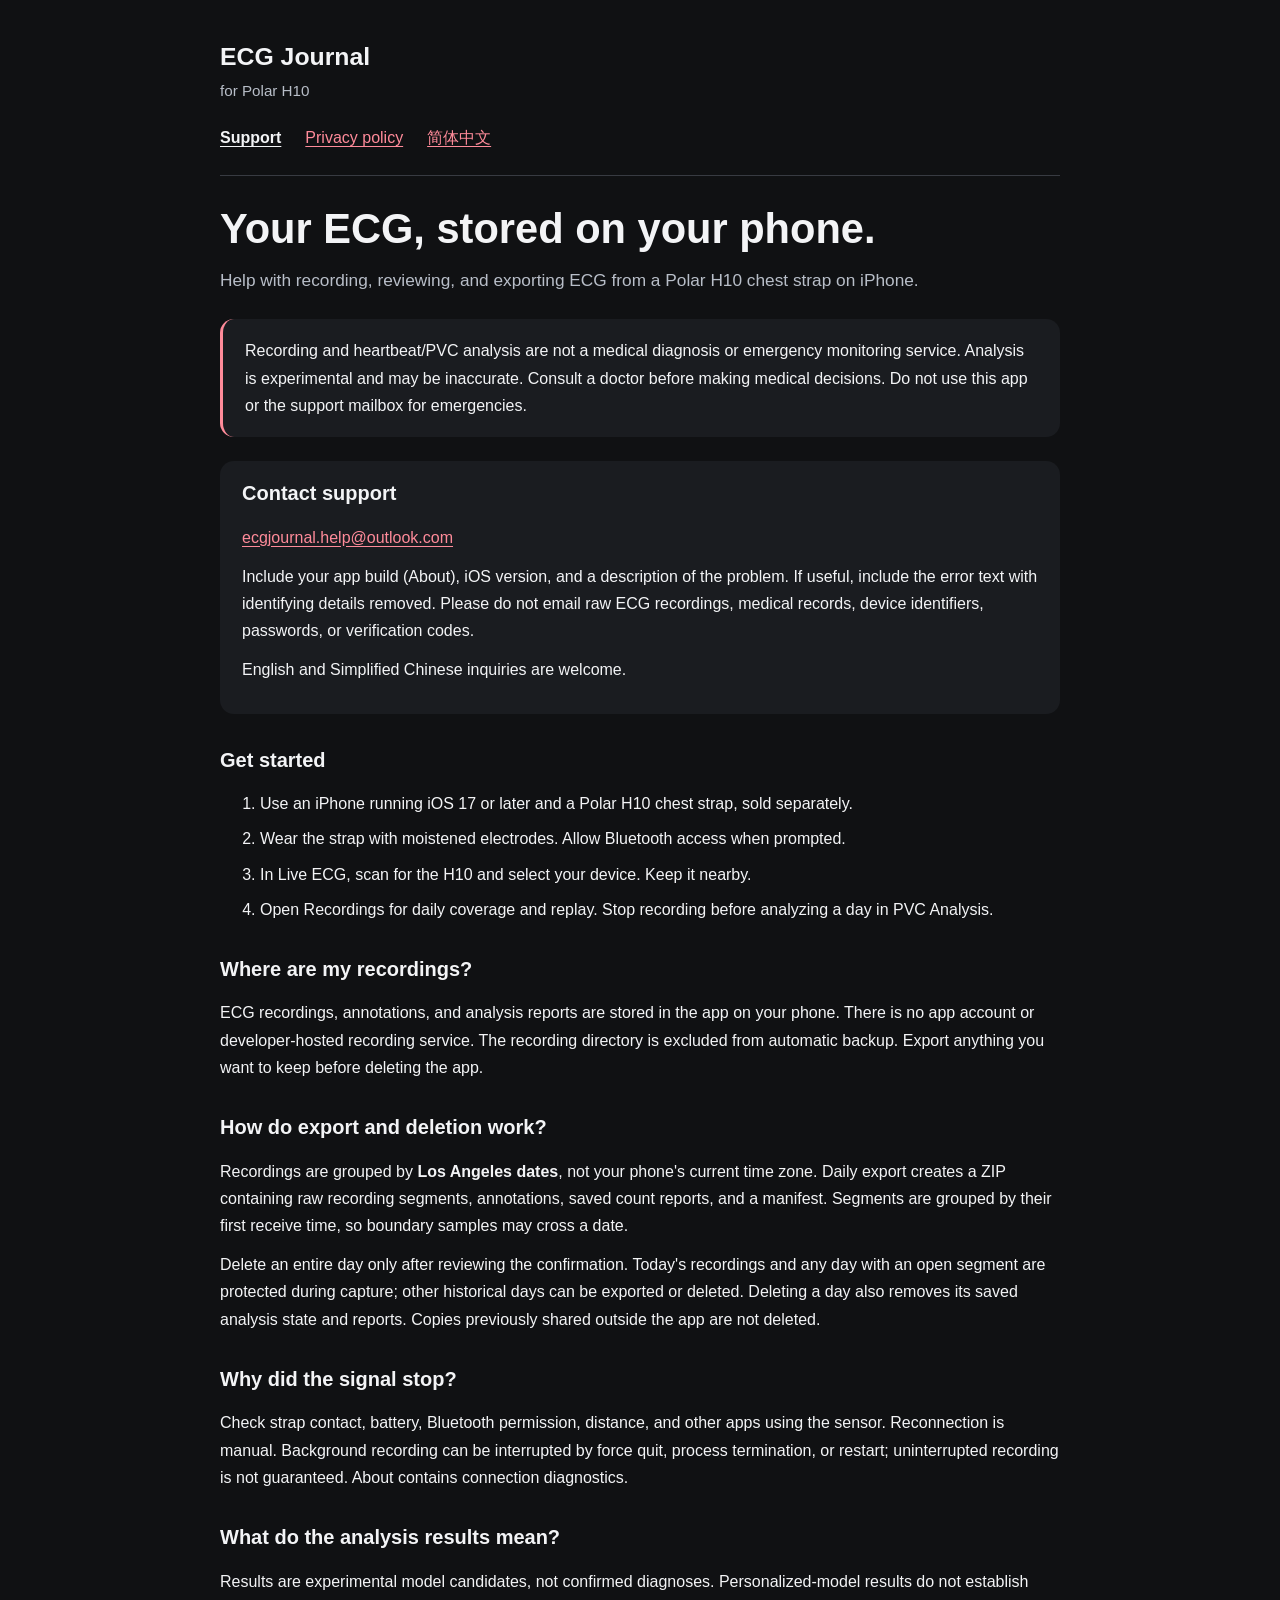
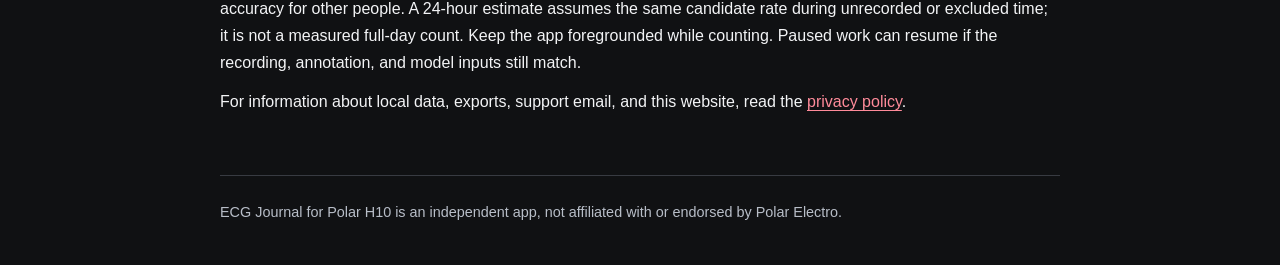
<file: index.html>
<!doctype html>
<html lang="en-US">
<head>
  <meta charset="utf-8">
  <meta name="viewport" content="width=device-width, initial-scale=1">
  <meta name="description" content="Support for ECG Journal for Polar H10: setup, local recordings, exports, and experimental analysis.">
  <title>Support | ECG Journal for Polar H10</title>
  <link rel="stylesheet" href="styles.css">
  <link rel="alternate" hreflang="en-US" href="index.html">
  <link rel="alternate" hreflang="zh-Hans" href="zh-Hans/index.html">
</head>
<body>
  <a class="skip" href="#main">Skip to content</a>
  <header>
    <a class="brand" href="index.html">ECG Journal</a>
    <p class="compatibility">for Polar H10</p>
    <nav aria-label="Main navigation">
      <a href="index.html" aria-current="page">Support</a>
      <a href="privacy.html">Privacy policy</a>
      <a href="zh-Hans/index.html" lang="zh-CN" hreflang="zh-Hans">简体中文</a>
    </nav>
  </header>
  <main id="main">
    <h1>Your ECG, stored on your phone.</h1>
    <p class="intro">Help with recording, reviewing, and exporting ECG from a Polar H10 chest strap on iPhone.</p>
    <aside class="notice">
      Recording and heartbeat/PVC analysis are not a medical diagnosis or emergency monitoring service.
      Analysis is experimental and may be inaccurate. Consult a doctor before making medical decisions.
      Do not use this app or the support mailbox for emergencies.
    </aside>
    <section class="contact" aria-labelledby="contact">
      <h2 id="contact">Contact support</h2>
      <p><a href="mailto:ecgjournal.help@outlook.com">ecgjournal.help@outlook.com</a></p>
      <p>Include your app build (About), iOS version, and a description of the problem.
        If useful, include the error text with identifying details removed.
        Please do not email raw ECG recordings, medical records, device identifiers, passwords, or verification codes.</p>
      <p>English and Simplified Chinese inquiries are welcome.</p>
    </section>
    <h2>Get started</h2>
    <ol>
      <li>Use an iPhone running iOS 17 or later and a Polar H10 chest strap, sold separately.</li>
      <li>Wear the strap with moistened electrodes. Allow Bluetooth access when prompted.</li>
      <li>In Live ECG, scan for the H10 and select your device. Keep it nearby.</li>
      <li>Open Recordings for daily coverage and replay. Stop recording before analyzing a day in PVC Analysis.</li>
    </ol>
    <h2>Where are my recordings?</h2>
    <p>ECG recordings, annotations, and analysis reports are stored in the app on your phone.
      There is no app account or developer-hosted recording service.
      The recording directory is excluded from automatic backup. Export anything you want to keep before deleting the app.</p>
    <h2>How do export and deletion work?</h2>
    <p>Recordings are grouped by <strong>Los Angeles dates</strong>, not your phone's current time zone.
      Daily export creates a ZIP containing raw recording segments, annotations, saved count reports, and a manifest.
      Segments are grouped by their first receive time, so boundary samples may cross a date.</p>
    <p>Delete an entire day only after reviewing the confirmation. Today's recordings and any day with an open segment
      are protected during capture; other historical days can be exported or deleted.
      Deleting a day also removes its saved analysis state and reports. Copies previously shared outside the app are not deleted.</p>
    <h2>Why did the signal stop?</h2>
    <p>Check strap contact, battery, Bluetooth permission, distance, and other apps using the sensor.
      Reconnection is manual. Background recording can be interrupted by force quit, process termination,
      or restart; uninterrupted recording is not guaranteed. About contains connection diagnostics.</p>
    <h2>What do the analysis results mean?</h2>
    <p>Results are experimental model candidates, not confirmed diagnoses. Personalized-model results do not establish
      accuracy for other people. A 24-hour estimate assumes the same candidate rate during unrecorded or excluded time;
      it is not a measured full-day count. Keep the app foregrounded while counting.
      Paused work can resume if the recording, annotation, and model inputs still match.</p>
    <p>For information about local data, exports, support email, and this website, read the <a href="privacy.html">privacy policy</a>.</p>
  </main>
  <footer>ECG Journal for Polar H10 is an independent app, not affiliated with or endorsed by Polar Electro.</footer>
</body>
</html>
</file>
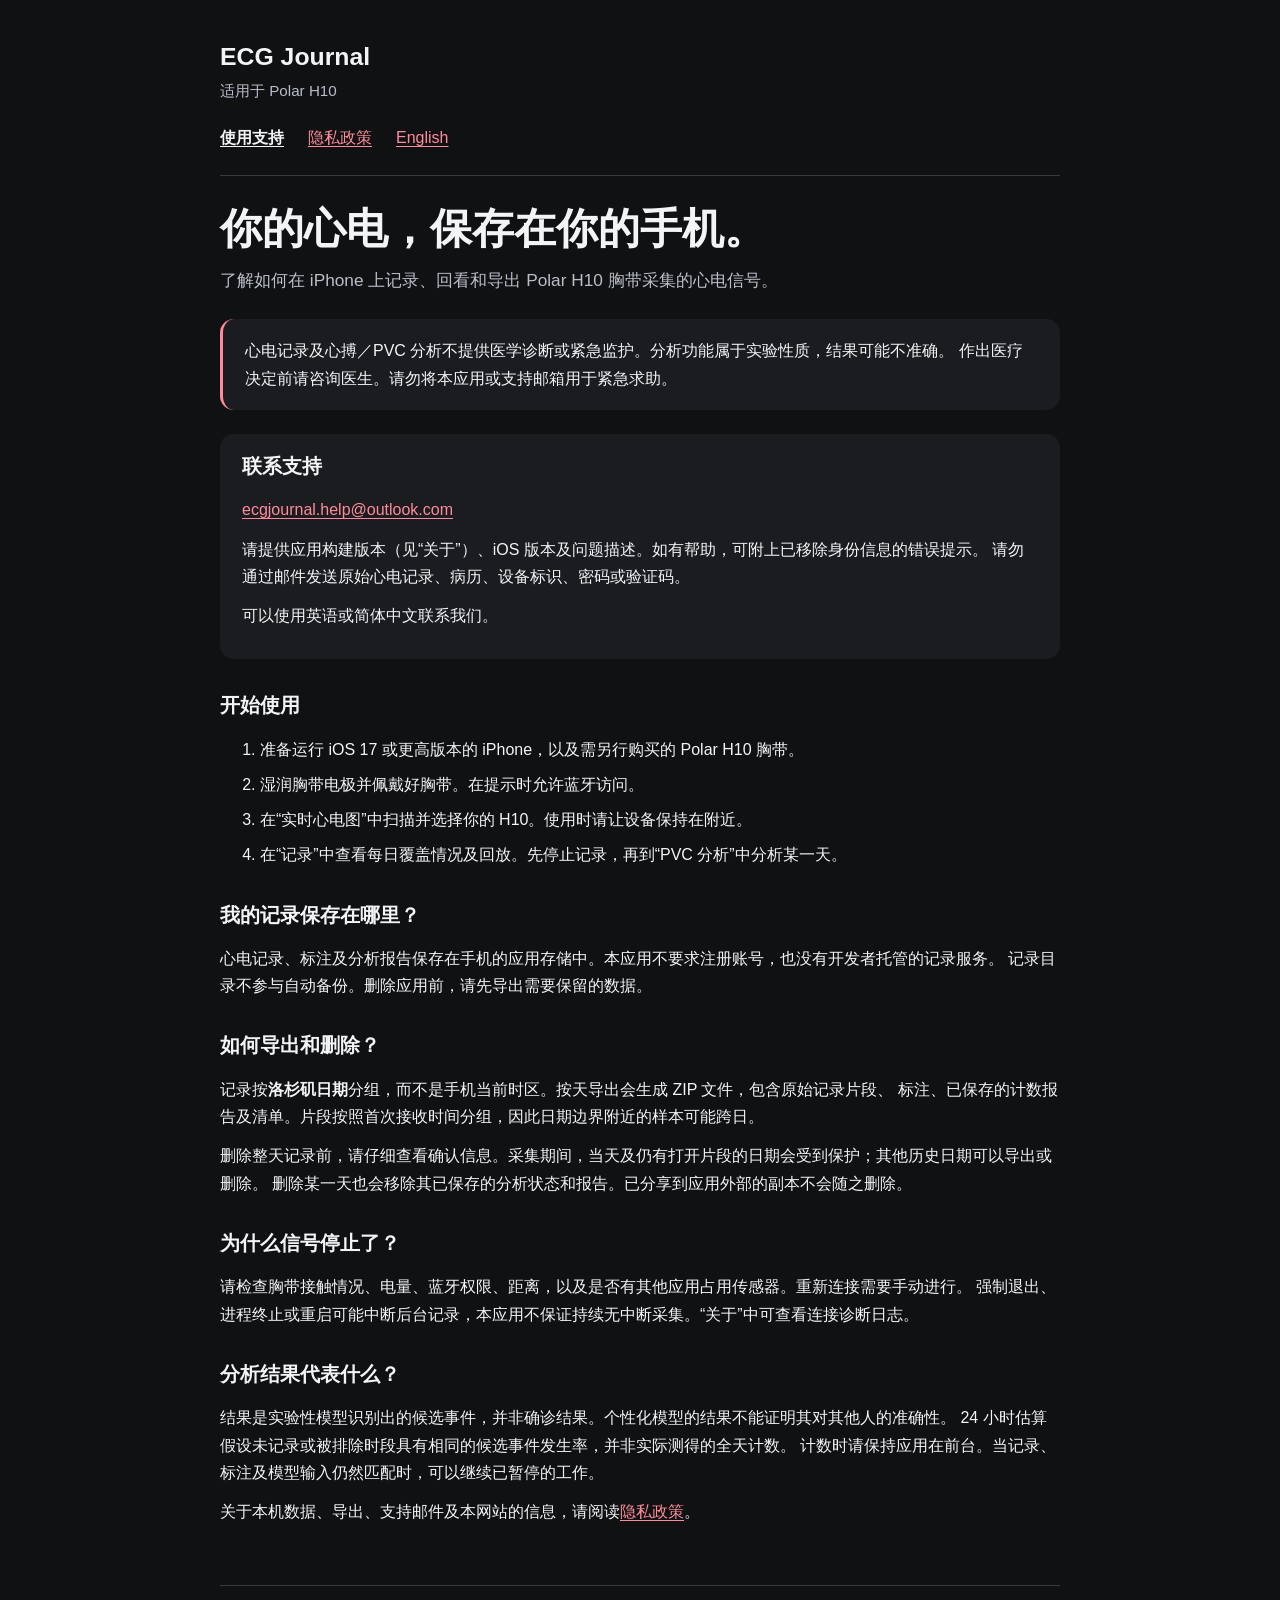
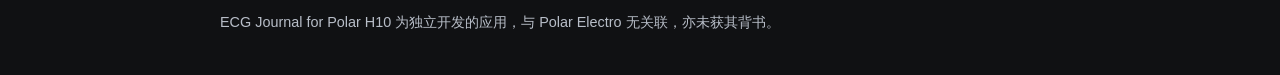
<file: zh-Hans/index.html>
<!doctype html>
<html lang="zh-CN">
<head>
  <meta charset="utf-8">
  <meta name="viewport" content="width=device-width, initial-scale=1">
  <meta name="description" content="ECG Journal for Polar H10 支持页面：设备连接、本机心电记录、导出及实验性分析。">
  <title>使用支持 | ECG Journal for Polar H10</title>
  <link rel="stylesheet" href="../styles.css">
  <link rel="alternate" hreflang="en-US" href="../index.html">
  <link rel="alternate" hreflang="zh-Hans" href="index.html">
</head>
<body>
  <a class="skip" href="#main">跳转到正文</a>
  <header>
    <a class="brand" href="index.html">ECG Journal</a>
    <p class="compatibility">适用于 Polar H10</p>
    <nav aria-label="主导航">
      <a href="index.html" aria-current="page">使用支持</a>
      <a href="privacy.html">隐私政策</a>
      <a href="../index.html" lang="en-US" hreflang="en-US">English</a>
    </nav>
  </header>
  <main id="main">
    <h1>你的心电，保存在你的手机。</h1>
    <p class="intro">了解如何在 iPhone 上记录、回看和导出 Polar H10 胸带采集的心电信号。</p>
    <aside class="notice">
      心电记录及心搏／PVC 分析不提供医学诊断或紧急监护。分析功能属于实验性质，结果可能不准确。
      作出医疗决定前请咨询医生。请勿将本应用或支持邮箱用于紧急求助。
    </aside>
    <section class="contact" aria-labelledby="contact">
      <h2 id="contact">联系支持</h2>
      <p><a href="mailto:ecgjournal.help@outlook.com">ecgjournal.help@outlook.com</a></p>
      <p>请提供应用构建版本（见“关于”）、iOS 版本及问题描述。如有帮助，可附上已移除身份信息的错误提示。
        请勿通过邮件发送原始心电记录、病历、设备标识、密码或验证码。</p>
      <p>可以使用英语或简体中文联系我们。</p>
    </section>
    <h2>开始使用</h2>
    <ol>
      <li>准备运行 iOS 17 或更高版本的 iPhone，以及需另行购买的 Polar H10 胸带。</li>
      <li>湿润胸带电极并佩戴好胸带。在提示时允许蓝牙访问。</li>
      <li>在“实时心电图”中扫描并选择你的 H10。使用时请让设备保持在附近。</li>
      <li>在“记录”中查看每日覆盖情况及回放。先停止记录，再到“PVC 分析”中分析某一天。</li>
    </ol>
    <h2>我的记录保存在哪里？</h2>
    <p>心电记录、标注及分析报告保存在手机的应用存储中。本应用不要求注册账号，也没有开发者托管的记录服务。
      记录目录不参与自动备份。删除应用前，请先导出需要保留的数据。</p>
    <h2>如何导出和删除？</h2>
    <p>记录按<strong>洛杉矶日期</strong>分组，而不是手机当前时区。按天导出会生成 ZIP 文件，包含原始记录片段、
      标注、已保存的计数报告及清单。片段按照首次接收时间分组，因此日期边界附近的样本可能跨日。</p>
    <p>删除整天记录前，请仔细查看确认信息。采集期间，当天及仍有打开片段的日期会受到保护；其他历史日期可以导出或删除。
      删除某一天也会移除其已保存的分析状态和报告。已分享到应用外部的副本不会随之删除。</p>
    <h2>为什么信号停止了？</h2>
    <p>请检查胸带接触情况、电量、蓝牙权限、距离，以及是否有其他应用占用传感器。重新连接需要手动进行。
      强制退出、进程终止或重启可能中断后台记录，本应用不保证持续无中断采集。“关于”中可查看连接诊断日志。</p>
    <h2>分析结果代表什么？</h2>
    <p>结果是实验性模型识别出的候选事件，并非确诊结果。个性化模型的结果不能证明其对其他人的准确性。
      24 小时估算假设未记录或被排除时段具有相同的候选事件发生率，并非实际测得的全天计数。
      计数时请保持应用在前台。当记录、标注及模型输入仍然匹配时，可以继续已暂停的工作。</p>
    <p>关于本机数据、导出、支持邮件及本网站的信息，请阅读<a href="privacy.html">隐私政策</a>。</p>
  </main>
  <footer>ECG Journal for Polar H10 为独立开发的应用，与 Polar Electro 无关联，亦未获其背书。</footer>
</body>
</html>
</file>
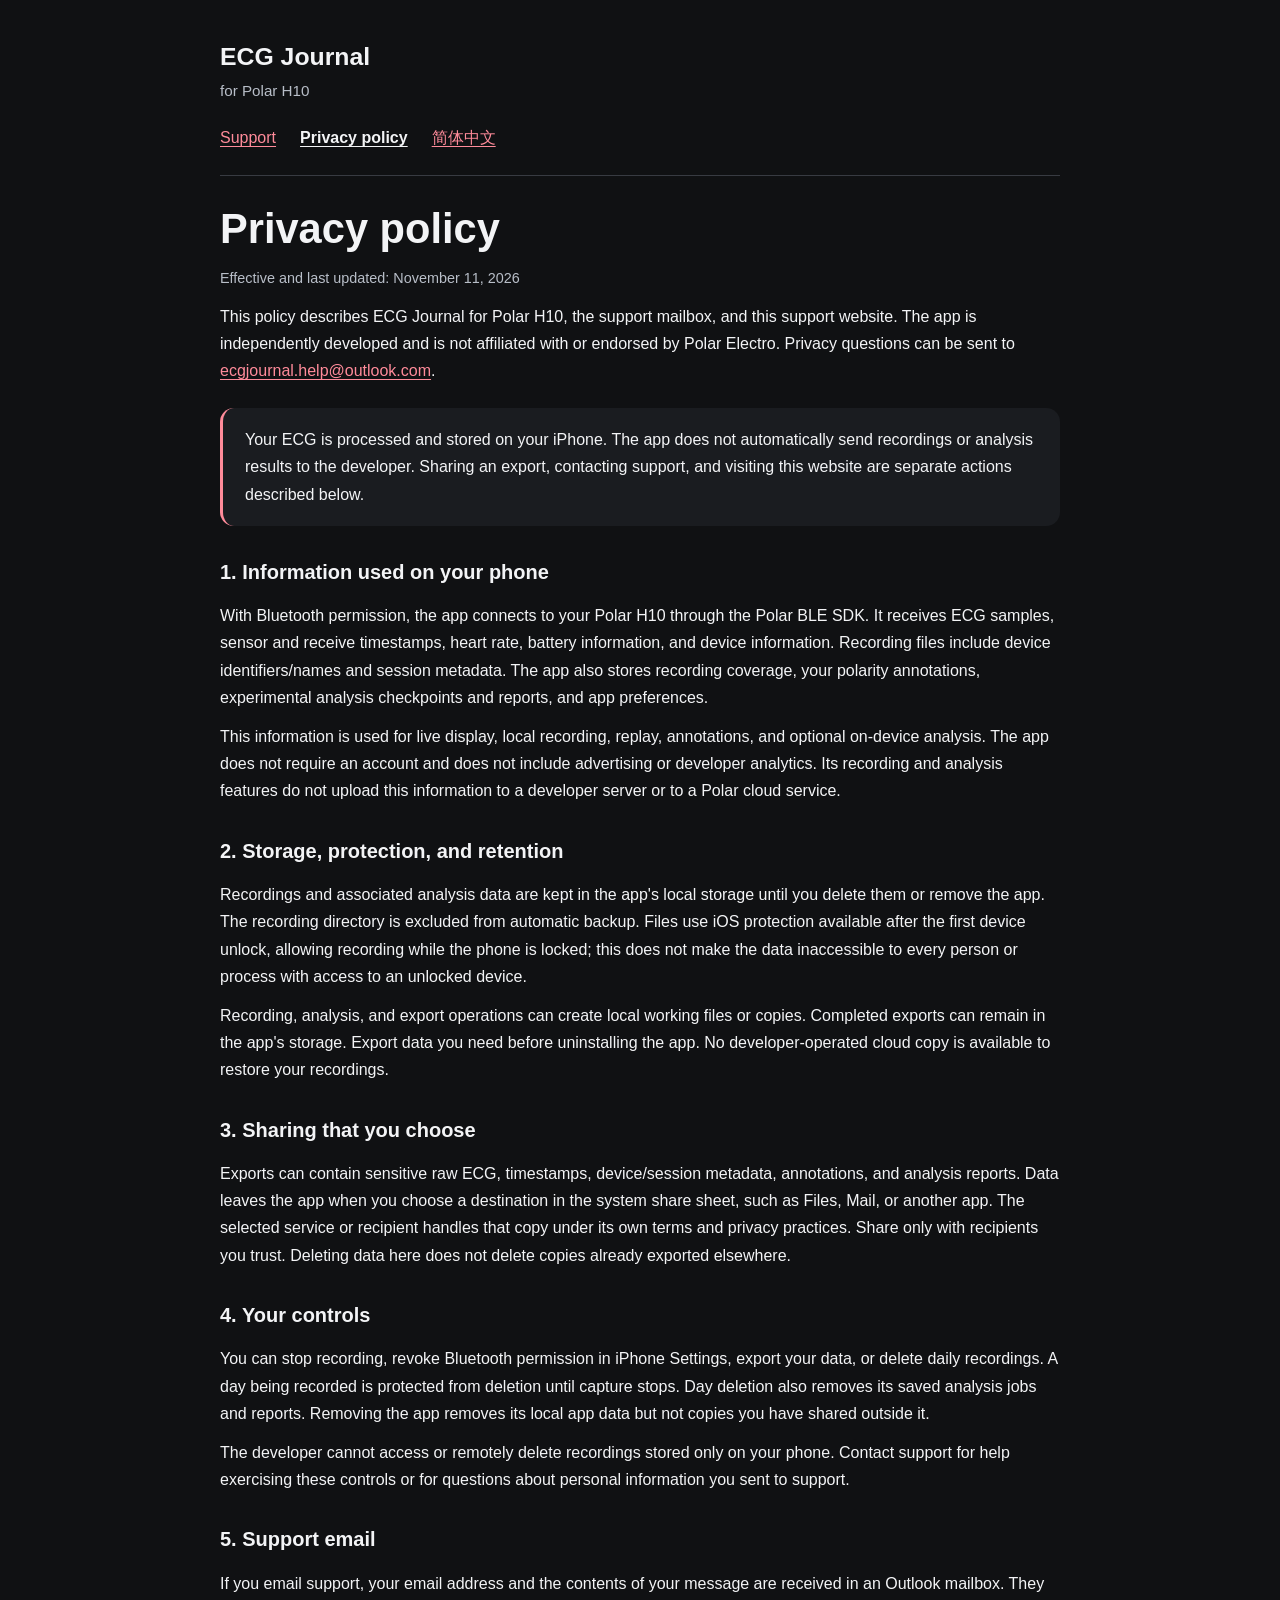
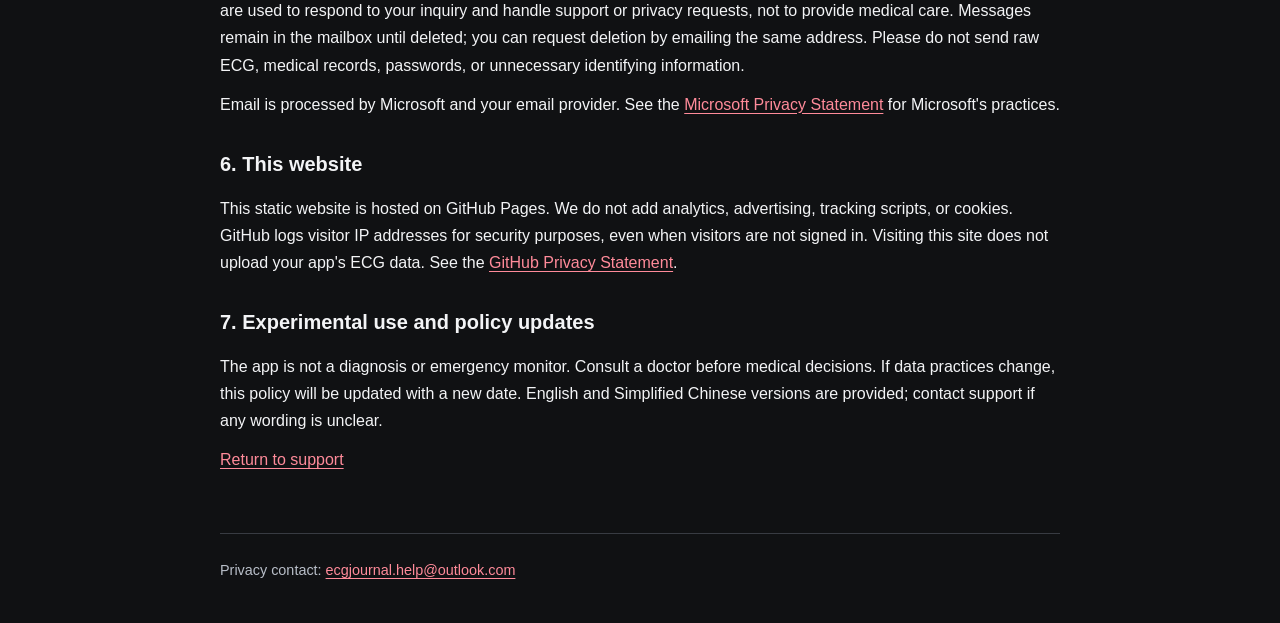
<file: privacy.html>
<!doctype html>
<html lang="en-US">
<head>
  <meta charset="utf-8">
  <meta name="viewport" content="width=device-width, initial-scale=1">
  <meta name="description" content="Privacy policy for ECG Journal for Polar H10, its support mailbox, and this website.">
  <title>Privacy policy | ECG Journal for Polar H10</title>
  <link rel="stylesheet" href="styles.css">
  <link rel="alternate" hreflang="en-US" href="privacy.html">
  <link rel="alternate" hreflang="zh-Hans" href="zh-Hans/privacy.html">
</head>
<body>
  <a class="skip" href="#main">Skip to content</a>
  <header>
    <a class="brand" href="index.html">ECG Journal</a>
    <p class="compatibility">for Polar H10</p>
    <nav aria-label="Main navigation">
      <a href="index.html">Support</a>
      <a href="privacy.html" aria-current="page">Privacy policy</a>
      <a href="zh-Hans/privacy.html" lang="zh-CN" hreflang="zh-Hans">简体中文</a>
    </nav>
  </header>
  <main id="main">
    <h1>Privacy policy</h1>
    <p class="meta">Effective and last updated: November 11, 2026</p>
    <p>This policy describes ECG Journal for Polar H10, the support mailbox, and this support website.
      The app is independently developed and is not affiliated with or endorsed by Polar Electro.
      Privacy questions can be sent to <a href="mailto:ecgjournal.help@outlook.com">ecgjournal.help@outlook.com</a>.</p>
    <aside class="notice">Your ECG is processed and stored on your iPhone. The app does not automatically send recordings
      or analysis results to the developer. Sharing an export, contacting support, and visiting this website are separate actions described below.</aside>
    <h2>1. Information used on your phone</h2>
    <p>With Bluetooth permission, the app connects to your Polar H10 through the Polar BLE SDK.
      It receives ECG samples, sensor and receive timestamps, heart rate, battery information, and device information.
      Recording files include device identifiers/names and session metadata. The app also stores recording coverage,
      your polarity annotations, experimental analysis checkpoints and reports, and app preferences.</p>
    <p>This information is used for live display, local recording, replay, annotations, and optional on-device analysis.
      The app does not require an account and does not include advertising or developer analytics.
      Its recording and analysis features do not upload this information to a developer server or to a Polar cloud service.</p>
    <h2>2. Storage, protection, and retention</h2>
    <p>Recordings and associated analysis data are kept in the app's local storage until you delete them or remove the app.
      The recording directory is excluded from automatic backup. Files use iOS protection available after the first device
      unlock, allowing recording while the phone is locked; this does not make the data inaccessible to every person
      or process with access to an unlocked device.</p>
    <p>Recording, analysis, and export operations can create local working files or copies.
      Completed exports can remain in the app's storage. Export data you need before uninstalling the app.
      No developer-operated cloud copy is available to restore your recordings.</p>
    <h2>3. Sharing that you choose</h2>
    <p>Exports can contain sensitive raw ECG, timestamps, device/session metadata, annotations, and analysis reports.
      Data leaves the app when you choose a destination in the system share sheet, such as Files, Mail, or another app.
      The selected service or recipient handles that copy under its own terms and privacy practices.
      Share only with recipients you trust. Deleting data here does not delete copies already exported elsewhere.</p>
    <h2>4. Your controls</h2>
    <p>You can stop recording, revoke Bluetooth permission in iPhone Settings, export your data, or delete daily recordings.
      A day being recorded is protected from deletion until capture stops. Day deletion also removes its saved analysis
      jobs and reports. Removing the app removes its local app data but not copies you have shared outside it.</p>
    <p>The developer cannot access or remotely delete recordings stored only on your phone.
      Contact support for help exercising these controls or for questions about personal information you sent to support.</p>
    <h2>5. Support email</h2>
    <p>If you email support, your email address and the contents of your message are received in an Outlook mailbox.
      They are used to respond to your inquiry and handle support or privacy requests, not to provide medical care.
      Messages remain in the mailbox until deleted; you can request deletion by emailing the same address.
      Please do not send raw ECG, medical records, passwords, or unnecessary identifying information.</p>
    <p>Email is processed by Microsoft and your email provider. See the
      <a href="https://privacy.microsoft.com/en-us/privacystatement">Microsoft Privacy Statement</a> for Microsoft's practices.</p>
    <h2>6. This website</h2>
    <p>This static website is hosted on GitHub Pages. We do not add analytics, advertising, tracking scripts, or cookies.
      GitHub logs visitor IP addresses for security purposes, even when visitors are not signed in.
      Visiting this site does not upload your app's ECG data. See the
      <a href="https://docs.github.com/en/site-policy/privacy-policies/github-general-privacy-statement">GitHub Privacy Statement</a>.</p>
    <h2>7. Experimental use and policy updates</h2>
    <p>The app is not a diagnosis or emergency monitor. Consult a doctor before medical decisions.
      If data practices change, this policy will be updated with a new date.
      English and Simplified Chinese versions are provided; contact support if any wording is unclear.</p>
    <p><a href="index.html">Return to support</a></p>
  </main>
  <footer>Privacy contact: <a href="mailto:ecgjournal.help@outlook.com">ecgjournal.help@outlook.com</a></footer>
</body>
</html>
</file>
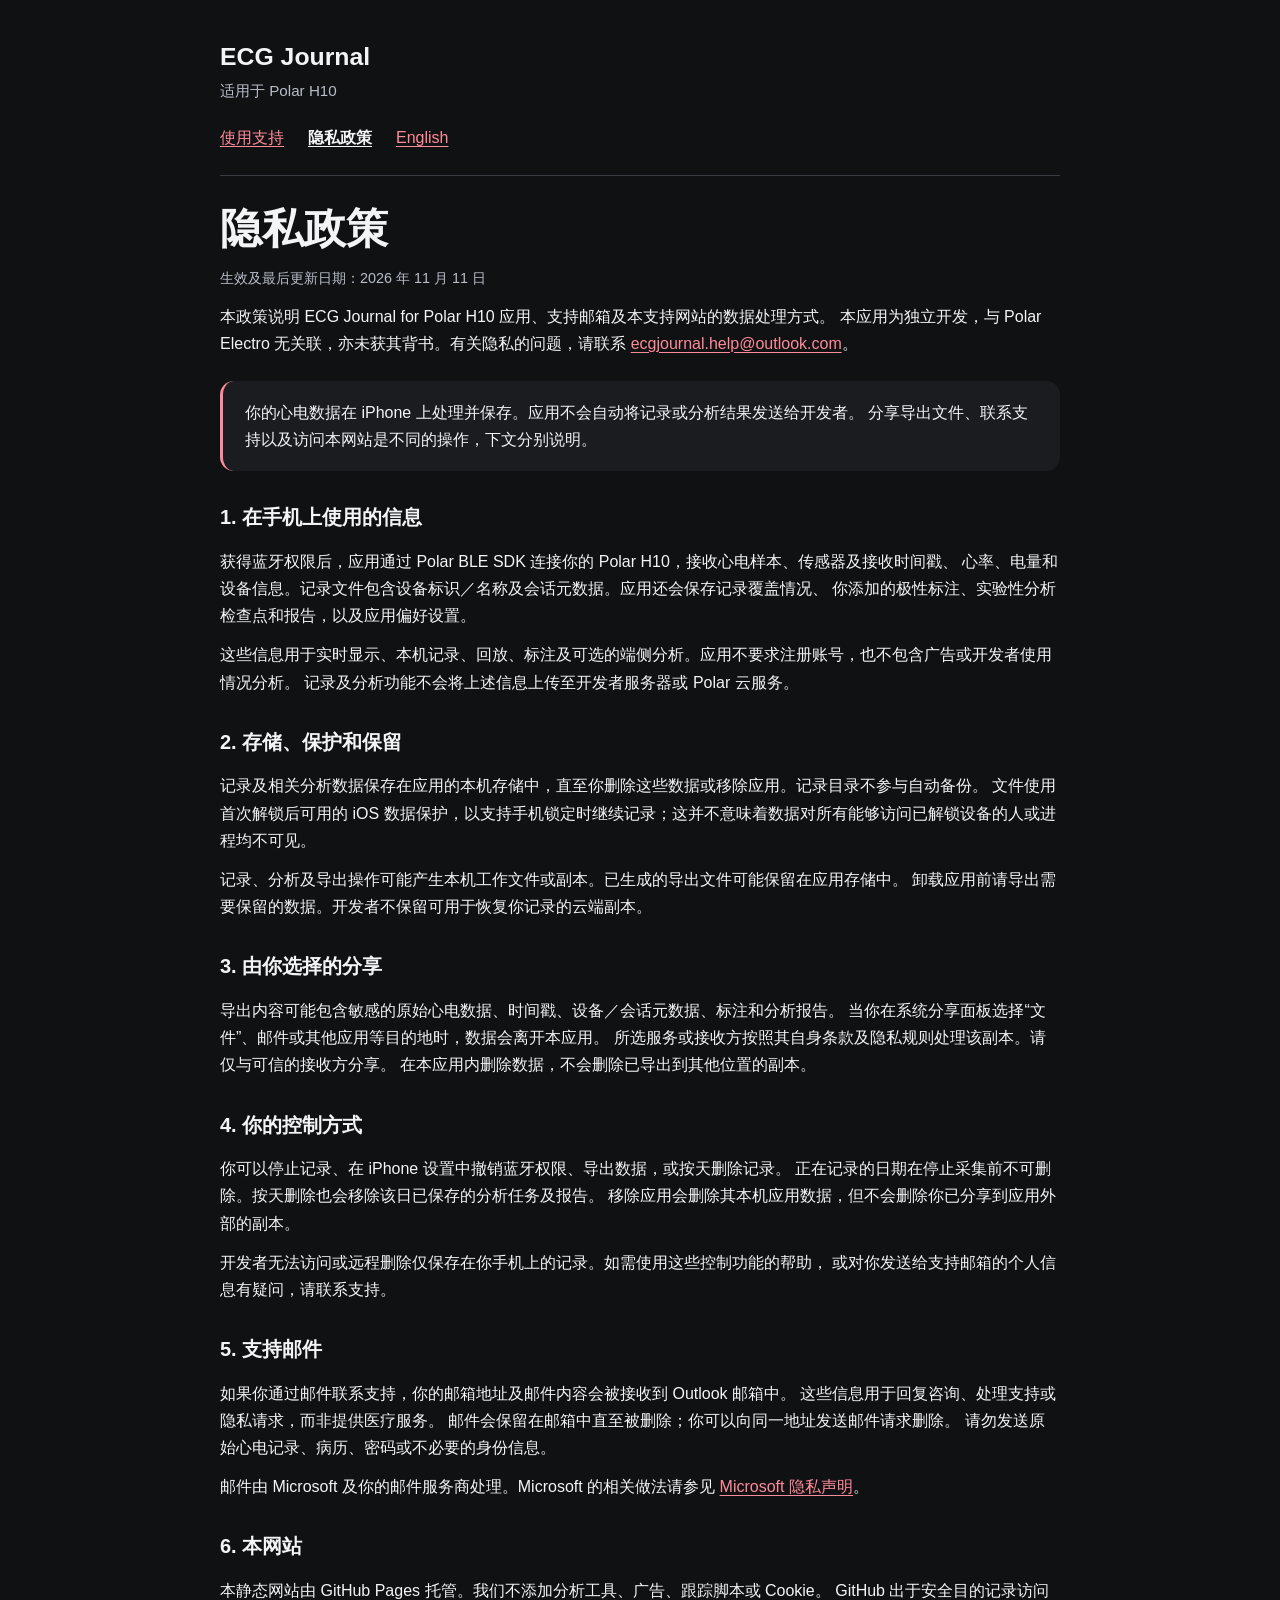
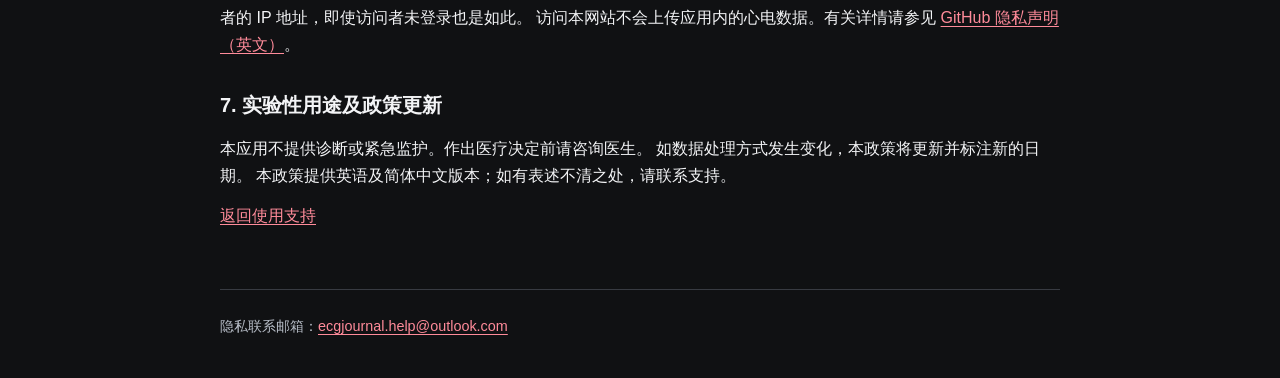
<file: zh-Hans/privacy.html>
<!doctype html>
<html lang="zh-CN">
<head>
  <meta charset="utf-8">
  <meta name="viewport" content="width=device-width, initial-scale=1">
  <meta name="description" content="ECG Journal for Polar H10 应用、支持邮箱及本网站的隐私政策。">
  <title>隐私政策 | ECG Journal for Polar H10</title>
  <link rel="stylesheet" href="../styles.css">
  <link rel="alternate" hreflang="en-US" href="../privacy.html">
  <link rel="alternate" hreflang="zh-Hans" href="privacy.html">
</head>
<body>
  <a class="skip" href="#main">跳转到正文</a>
  <header>
    <a class="brand" href="index.html">ECG Journal</a>
    <p class="compatibility">适用于 Polar H10</p>
    <nav aria-label="主导航">
      <a href="index.html">使用支持</a>
      <a href="privacy.html" aria-current="page">隐私政策</a>
      <a href="../privacy.html" lang="en-US" hreflang="en-US">English</a>
    </nav>
  </header>
  <main id="main">
    <h1>隐私政策</h1>
    <p class="meta">生效及最后更新日期：2026 年 11 月 11 日</p>
    <p>本政策说明 ECG Journal for Polar H10 应用、支持邮箱及本支持网站的数据处理方式。
      本应用为独立开发，与 Polar Electro 无关联，亦未获其背书。有关隐私的问题，请联系
      <a href="mailto:ecgjournal.help@outlook.com">ecgjournal.help@outlook.com</a>。</p>
    <aside class="notice">你的心电数据在 iPhone 上处理并保存。应用不会自动将记录或分析结果发送给开发者。
      分享导出文件、联系支持以及访问本网站是不同的操作，下文分别说明。</aside>
    <h2>1. 在手机上使用的信息</h2>
    <p>获得蓝牙权限后，应用通过 Polar BLE SDK 连接你的 Polar H10，接收心电样本、传感器及接收时间戳、
      心率、电量和设备信息。记录文件包含设备标识／名称及会话元数据。应用还会保存记录覆盖情况、
      你添加的极性标注、实验性分析检查点和报告，以及应用偏好设置。</p>
    <p>这些信息用于实时显示、本机记录、回放、标注及可选的端侧分析。应用不要求注册账号，也不包含广告或开发者使用情况分析。
      记录及分析功能不会将上述信息上传至开发者服务器或 Polar 云服务。</p>
    <h2>2. 存储、保护和保留</h2>
    <p>记录及相关分析数据保存在应用的本机存储中，直至你删除这些数据或移除应用。记录目录不参与自动备份。
      文件使用首次解锁后可用的 iOS 数据保护，以支持手机锁定时继续记录；这并不意味着数据对所有能够访问已解锁设备的人或进程均不可见。</p>
    <p>记录、分析及导出操作可能产生本机工作文件或副本。已生成的导出文件可能保留在应用存储中。
      卸载应用前请导出需要保留的数据。开发者不保留可用于恢复你记录的云端副本。</p>
    <h2>3. 由你选择的分享</h2>
    <p>导出内容可能包含敏感的原始心电数据、时间戳、设备／会话元数据、标注和分析报告。
      当你在系统分享面板选择“文件”、邮件或其他应用等目的地时，数据会离开本应用。
      所选服务或接收方按照其自身条款及隐私规则处理该副本。请仅与可信的接收方分享。
      在本应用内删除数据，不会删除已导出到其他位置的副本。</p>
    <h2>4. 你的控制方式</h2>
    <p>你可以停止记录、在 iPhone 设置中撤销蓝牙权限、导出数据，或按天删除记录。
      正在记录的日期在停止采集前不可删除。按天删除也会移除该日已保存的分析任务及报告。
      移除应用会删除其本机应用数据，但不会删除你已分享到应用外部的副本。</p>
    <p>开发者无法访问或远程删除仅保存在你手机上的记录。如需使用这些控制功能的帮助，
      或对你发送给支持邮箱的个人信息有疑问，请联系支持。</p>
    <h2>5. 支持邮件</h2>
    <p>如果你通过邮件联系支持，你的邮箱地址及邮件内容会被接收到 Outlook 邮箱中。
      这些信息用于回复咨询、处理支持或隐私请求，而非提供医疗服务。
      邮件会保留在邮箱中直至被删除；你可以向同一地址发送邮件请求删除。
      请勿发送原始心电记录、病历、密码或不必要的身份信息。</p>
    <p>邮件由 Microsoft 及你的邮件服务商处理。Microsoft 的相关做法请参见
      <a href="https://privacy.microsoft.com/zh-cn/privacystatement">Microsoft 隐私声明</a>。</p>
    <h2>6. 本网站</h2>
    <p>本静态网站由 GitHub Pages 托管。我们不添加分析工具、广告、跟踪脚本或 Cookie。
      GitHub 出于安全目的记录访问者的 IP 地址，即使访问者未登录也是如此。
      访问本网站不会上传应用内的心电数据。有关详情请参见
      <a href="https://docs.github.com/en/site-policy/privacy-policies/github-general-privacy-statement">GitHub 隐私声明（英文）</a>。</p>
    <h2>7. 实验性用途及政策更新</h2>
    <p>本应用不提供诊断或紧急监护。作出医疗决定前请咨询医生。
      如数据处理方式发生变化，本政策将更新并标注新的日期。
      本政策提供英语及简体中文版本；如有表述不清之处，请联系支持。</p>
    <p><a href="index.html">返回使用支持</a></p>
  </main>
  <footer>隐私联系邮箱：<a href="mailto:ecgjournal.help@outlook.com">ecgjournal.help@outlook.com</a></footer>
</body>
</html>
</file>
<file: styles.css>
:root {
  color-scheme: dark;
  --background: #101113;
  --panel: #1a1c20;
  --text: #f3f4f6;
  --muted: #b8bec8;
  --accent: #ff8b9a;
  font-family: -apple-system, BlinkMacSystemFont, "Segoe UI", sans-serif;
  line-height: 1.7;
}
* { box-sizing: border-box; }
body { margin: 0; background: var(--background); color: var(--text); }
a { color: var(--accent); text-underline-offset: 0.2em; overflow-wrap: anywhere; }
a:hover { text-decoration-thickness: 0.15em; }
a:focus-visible { outline: 3px solid var(--accent); outline-offset: 5px; }
.skip { position: absolute; top: -100px; left: 16px; padding: 8px; background: var(--panel); }
.skip:focus { top: 8px; }
header, main, footer { width: min(100% - 40px, 840px); margin-inline: auto; }
header { padding-block: 36px 24px; border-bottom: 1px solid #383b42; }
.brand { color: var(--text); font-size: 1.55rem; font-weight: 700; text-decoration: none; }
.compatibility { margin: 0 0 20px; color: var(--muted); font-size: 0.95rem; }
nav { display: flex; flex-wrap: wrap; gap: 12px 24px; }
nav a[aria-current="page"] { color: var(--text); font-weight: 600; }
main { padding-block: 28px 48px; }
h1 { margin: 0 0 12px; font-size: clamp(1.9rem, 6vw, 2.6rem); line-height: 1.2; }
h2 { font-size: 1.25rem; line-height: 1.4; margin-top: 32px; }
p, ul, ol { margin-block: 12px; }
li { margin-block: 8px; }
.intro { color: var(--muted); font-size: 1.08rem; }
.notice, .contact { padding: 18px 22px; background: var(--panel); border-radius: 14px; margin-block: 24px; }
.notice { border-left: 3px solid var(--accent); }
.contact h2 { margin-top: 0; }
.meta, footer { color: var(--muted); font-size: 0.9rem; }
footer { border-top: 1px solid #383b42; padding-block: 24px 40px; }
code { font-size: 0.95em; overflow-wrap: anywhere; }
@media (max-width: 440px) {
  header, main, footer { width: calc(100% - 32px); }
  .notice, .contact { padding: 16px; }
}
</file>
